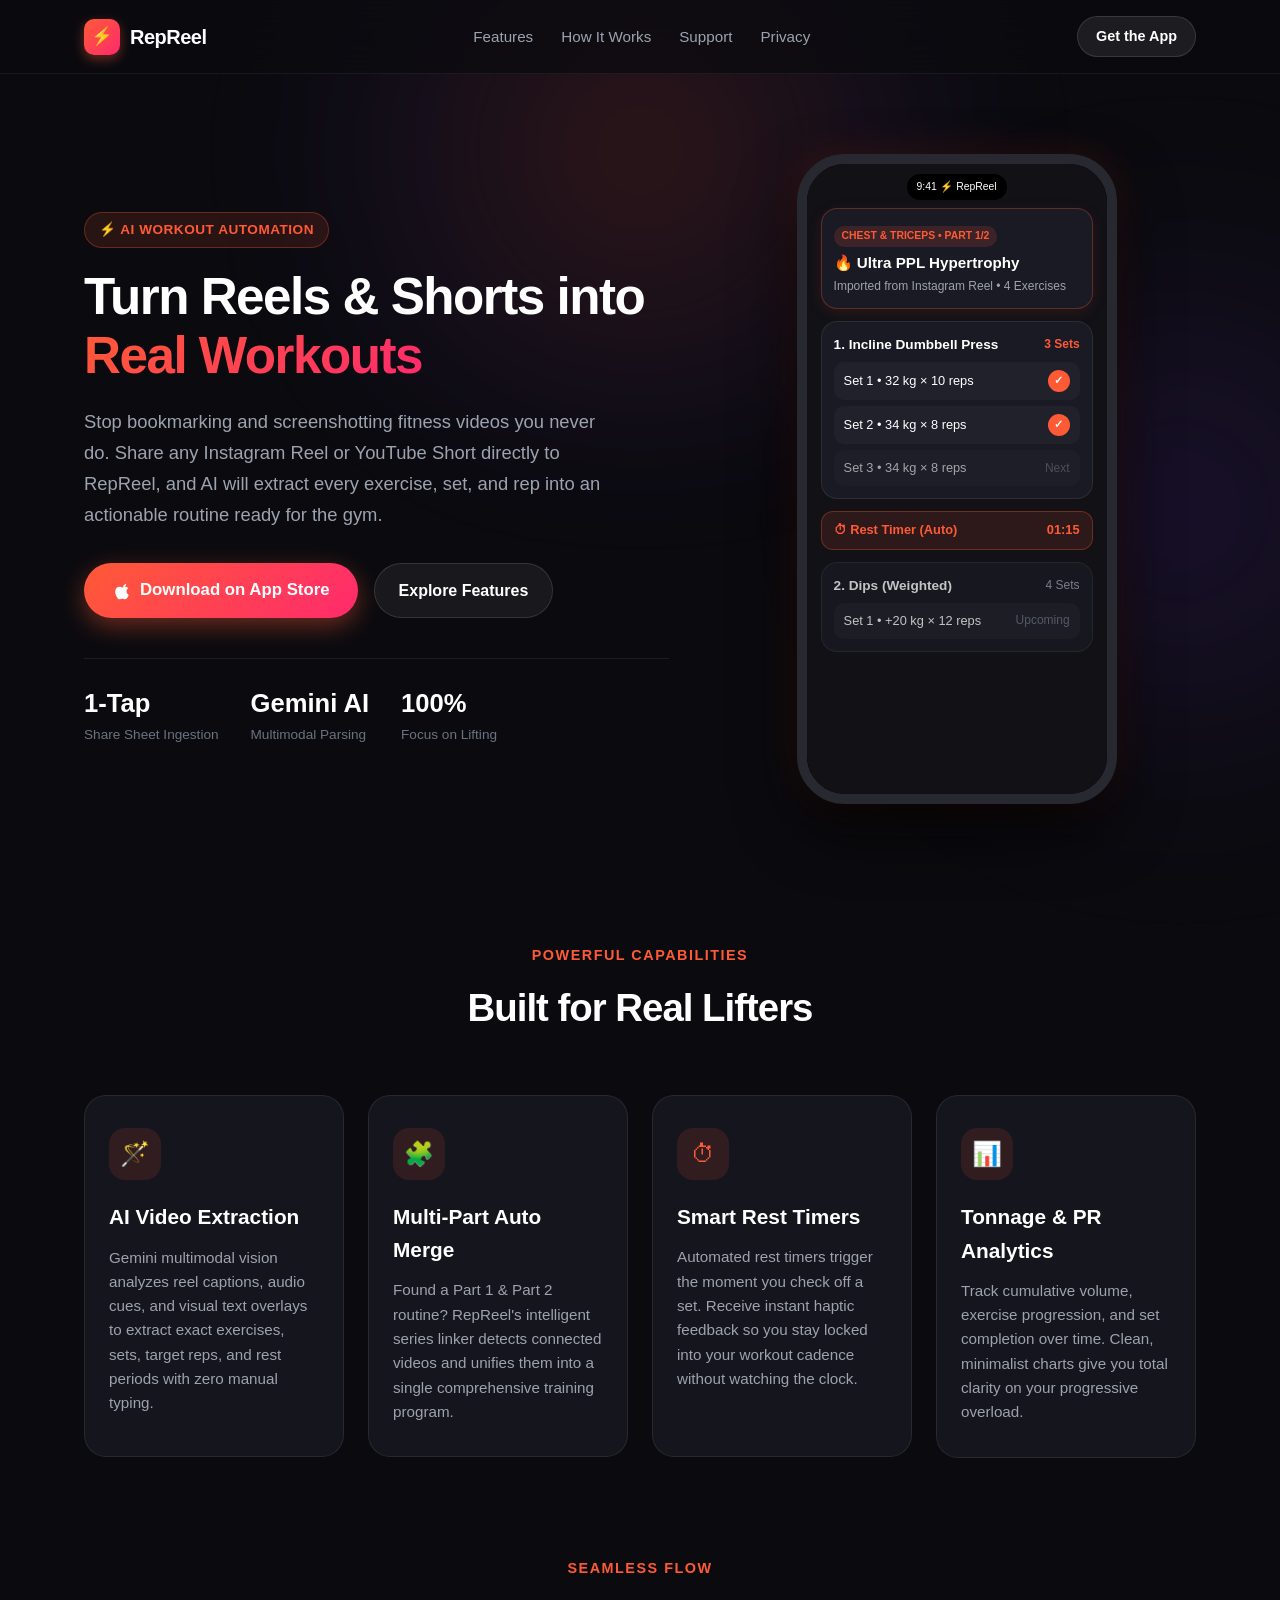
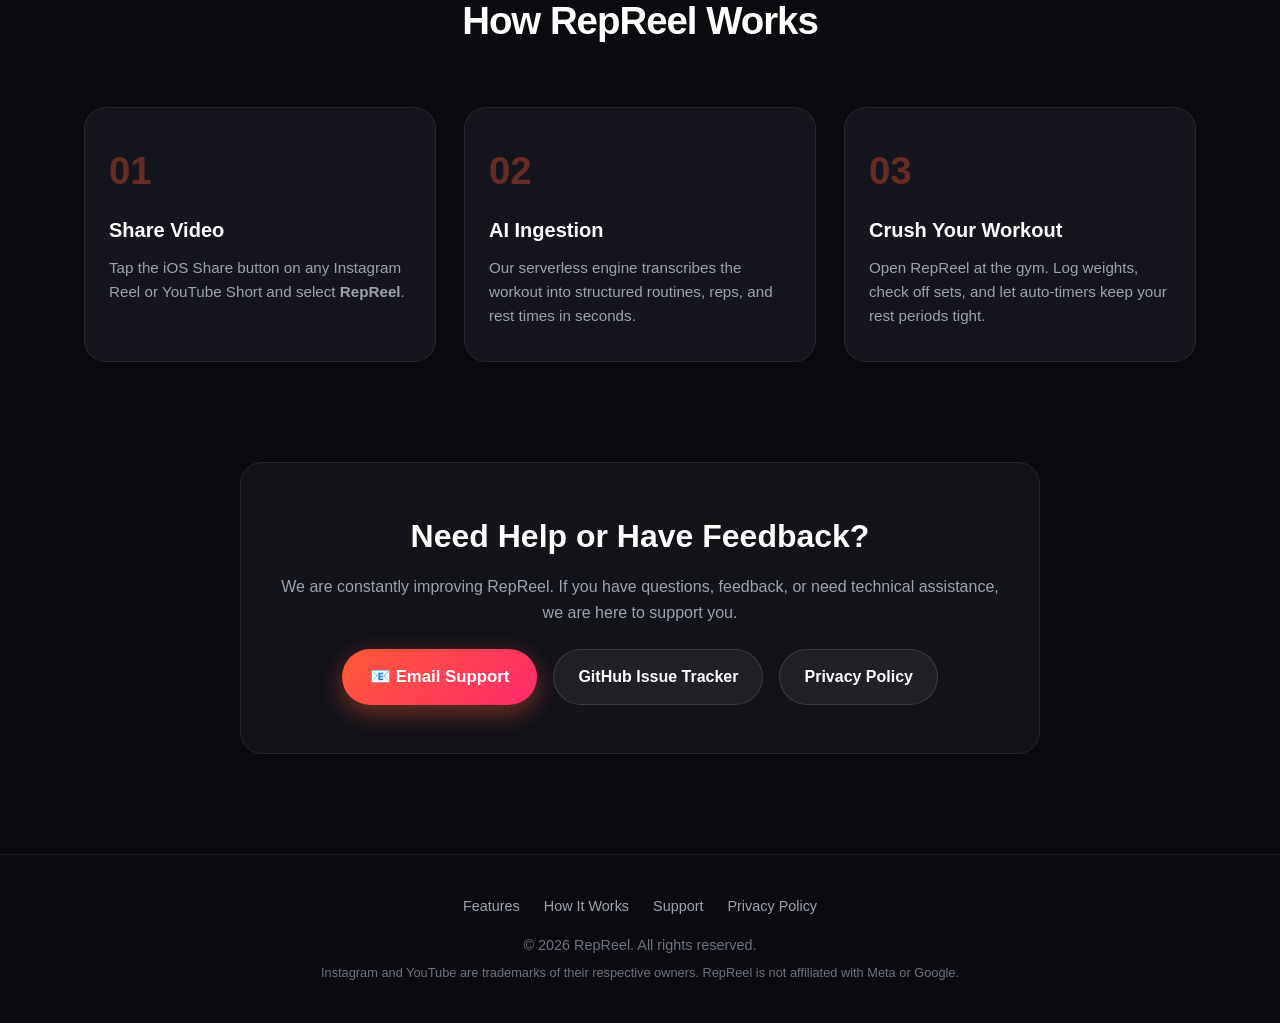
<file: docs/index.html>
<!DOCTYPE html>
<html lang="en">
<head>
  <meta charset="UTF-8">
  <meta name="viewport" content="width=device-width, initial-scale=1.0">
  <title>RepReel — Turn Instagram Reels & YouTube Shorts into Real Workouts</title>
  <meta name="description" content="RepReel uses AI to automatically extract exercises, sets, reps, and rest timers from Instagram Reels & YouTube Shorts into structured gym routines.">
  <meta property="og:title" content="RepReel — AI Workout Parser for Reels & Shorts">
  <meta property="og:description" content="Stop screenshotting fitness videos. Automatically turn Reels & Shorts into actionable workout routines.">
  <meta property="og:type" content="website">
  <meta name="theme-color" content="#ff5a36">
  <link rel="stylesheet" href="style.css">
  <link rel="preconnect" href="https://fonts.googleapis.com">
  <link rel="preconnect" href="https://fonts.gstatic.com" crossorigin>
  <link href="https://fonts.googleapis.com/css2?family=Plus+Jakarta+Sans:wght@400;500;600;700;800;900&display=swap" rel="stylesheet">
</head>
<body>

  <!-- Ambient Glow -->
  <div class="ambient-glow-1"></div>
  <div class="ambient-glow-2"></div>

  <!-- Navigation -->
  <header class="navbar">
    <div class="nav-container">
      <a href="#" class="nav-logo">
        <div class="logo-badge">⚡️</div>
        <span>RepReel</span>
      </a>
      <ul class="nav-links">
        <li><a href="#features">Features</a></li>
        <li><a href="#how-it-works">How It Works</a></li>
        <li><a href="#support">Support</a></li>
        <li><a href="privacy.html">Privacy</a></li>
      </ul>
      <a href="#download" class="nav-btn">Get the App</a>
    </div>
  </header>

  <!-- Hero Section -->
  <section class="hero">
    <div class="hero-content">
      <div class="hero-tag">⚡️ AI WORKOUT AUTOMATION</div>
      <h1 class="hero-title">
        Turn Reels & Shorts into <span class="highlight">Real Workouts</span>
      </h1>
      <p class="hero-description">
        Stop bookmarking and screenshotting fitness videos you never do. Share any Instagram Reel or YouTube Short directly to RepReel, and AI will extract every exercise, set, and rep into an actionable routine ready for the gym.
      </p>
      <div class="hero-cta-group">
        <a href="#download" class="btn-primary" id="download">
          <svg width="20" height="20" viewBox="0 0 24 24" fill="currentColor">
            <path d="M18.71 19.5c-.83 1.24-1.71 2.45-3.05 2.47-1.34.03-1.77-.79-3.29-.79-1.53 0-2 .77-3.27.82-1.31.05-2.3-1.32-3.14-2.53C4.25 17 2.94 12.45 4.7 9.39c.87-1.52 2.43-2.48 4.12-2.51 1.28-.02 2.5.87 3.29.87.78 0 2.26-1.07 3.81-.91.65.03 2.47.26 3.64 1.98-.09.06-2.17 1.28-2.15 3.81.03 3.02 2.65 4.03 2.68 4.04-.03.07-.42 1.44-1.38 2.83M15.97 6.37c.62-.75 1.04-1.8 1.01-2.87-.93.04-2.02.62-2.65 1.38-.56.65-.99 1.7-1.02 2.76 1.04.08 2.05-.52 2.66-1.27z"/>
          </svg>
          Download on App Store
        </a>
        <a href="#features" class="btn-secondary">Explore Features</a>
      </div>
      <div class="hero-stats">
        <div class="stat-item">
          <h4>1-Tap</h4>
          <p>Share Sheet Ingestion</p>
        </div>
        <div class="stat-item">
          <h4>Gemini AI</h4>
          <p>Multimodal Parsing</p>
        </div>
        <div class="stat-item">
          <h4>100%</h4>
          <p>Focus on Lifting</p>
        </div>
      </div>
    </div>

    <!-- Phone Mockup Preview -->
    <div class="hero-visual">
      <div class="phone-mockup">
        <div class="phone-island">
          <span>9:41</span>
          <span>⚡️ RepReel</span>
        </div>
        <div class="phone-screen">
          <div class="mock-card mock-hero">
            <span class="mock-badge badge-ppl">CHEST & TRICEPS • PART 1/2</span>
            <div class="mock-title">🔥 Ultra PPL Hypertrophy</div>
            <p style="font-size:0.75rem; color:#9ca3af; margin-top:2px;">Imported from Instagram Reel • 4 Exercises</p>
          </div>

          <div class="mock-card">
            <div style="display:flex; justify-content:space-between; align-items:center;">
              <span style="font-weight:700; font-size:0.85rem;">1. Incline Dumbbell Press</span>
              <span style="font-size:0.75rem; color:#ff5a36; font-weight:700;">3 Sets</span>
            </div>
            <div class="mock-row">
              <span>Set 1 • 32 kg × 10 reps</span>
              <div class="mock-check">✓</div>
            </div>
            <div class="mock-row">
              <span>Set 2 • 34 kg × 8 reps</span>
              <div class="mock-check">✓</div>
            </div>
            <div class="mock-row" style="opacity:0.6;">
              <span>Set 3 • 34 kg × 8 reps</span>
              <span style="font-size:0.75rem; color:#6b7280;">Next</span>
            </div>
          </div>

          <div class="mock-timer">
            <span>⏱ Rest Timer (Auto)</span>
            <span>01:15</span>
          </div>

          <div class="mock-card" style="opacity:0.75;">
            <div style="display:flex; justify-content:space-between; align-items:center;">
              <span style="font-weight:700; font-size:0.85rem;">2. Dips (Weighted)</span>
              <span style="font-size:0.75rem; color:#9ca3af;">4 Sets</span>
            </div>
            <div class="mock-row">
              <span>Set 1 • +20 kg × 12 reps</span>
              <span style="font-size:0.75rem; color:#6b7280;">Upcoming</span>
            </div>
          </div>
        </div>
      </div>
    </div>
  </section>

  <!-- Features Section -->
  <section class="features-section" id="features">
    <div class="section-header">
      <div class="section-tag">Powerful Capabilities</div>
      <h2 class="section-title">Built for Real Lifters</h2>
    </div>

    <div class="features-grid">
      <div class="feature-card">
        <div class="feature-icon">🪄</div>
        <h3>AI Video Extraction</h3>
        <p>Gemini multimodal vision analyzes reel captions, audio cues, and visual text overlays to extract exact exercises, sets, target reps, and rest periods with zero manual typing.</p>
      </div>

      <div class="feature-card">
        <div class="feature-icon">🧩</div>
        <h3>Multi-Part Auto Merge</h3>
        <p>Found a Part 1 & Part 2 routine? RepReel's intelligent series linker detects connected videos and unifies them into a single comprehensive training program.</p>
      </div>

      <div class="feature-card">
        <div class="feature-icon">⏱</div>
        <h3>Smart Rest Timers</h3>
        <p>Automated rest timers trigger the moment you check off a set. Receive instant haptic feedback so you stay locked into your workout cadence without watching the clock.</p>
      </div>

      <div class="feature-card">
        <div class="feature-icon">📊</div>
        <h3>Tonnage & PR Analytics</h3>
        <p>Track cumulative volume, exercise progression, and set completion over time. Clean, minimalist charts give you total clarity on your progressive overload.</p>
      </div>
    </div>
  </section>

  <!-- Workflow Section -->
  <section class="workflow-section" id="how-it-works">
    <div class="section-header">
      <div class="section-tag">Seamless Flow</div>
      <h2 class="section-title">How RepReel Works</h2>
    </div>

    <div class="workflow-steps">
      <div class="step-card">
        <div class="step-number">01</div>
        <h3>Share Video</h3>
        <p>Tap the iOS Share button on any Instagram Reel or YouTube Short and select <strong>RepReel</strong>.</p>
      </div>

      <div class="step-card">
        <div class="step-number">02</div>
        <h3>AI Ingestion</h3>
        <p>Our serverless engine transcribes the workout into structured routines, reps, and rest times in seconds.</p>
      </div>

      <div class="step-card">
        <div class="step-number">03</div>
        <h3>Crush Your Workout</h3>
        <p>Open RepReel at the gym. Log weights, check off sets, and let auto-timers keep your rest periods tight.</p>
      </div>
    </div>
  </section>

  <!-- Support & FAQ Section -->
  <section class="support-section" id="support">
    <h2>Need Help or Have Feedback?</h2>
    <p>We are constantly improving RepReel. If you have questions, feedback, or need technical assistance, we are here to support you.</p>
    <div class="support-links">
      <a href="mailto:min990214@gmail.com" class="btn-primary">📧 Email Support</a>
      <a href="https://github.com/DouglasMin/RepReel_Swift/issues" target="_blank" rel="noopener noreferrer" class="btn-secondary">GitHub Issue Tracker</a>
      <a href="privacy.html" class="btn-secondary">Privacy Policy</a>
    </div>
  </section>

  <!-- Footer -->
  <footer>
    <div class="footer-links">
      <a href="#features">Features</a>
      <a href="#how-it-works">How It Works</a>
      <a href="#support">Support</a>
      <a href="privacy.html">Privacy Policy</a>
    </div>
    <p>© 2026 RepReel. All rights reserved.</p>
    <p style="margin-top: 6px; font-size: 0.8rem;">Instagram and YouTube are trademarks of their respective owners. RepReel is not affiliated with Meta or Google.</p>
  </footer>

</body>
</html>
</file>
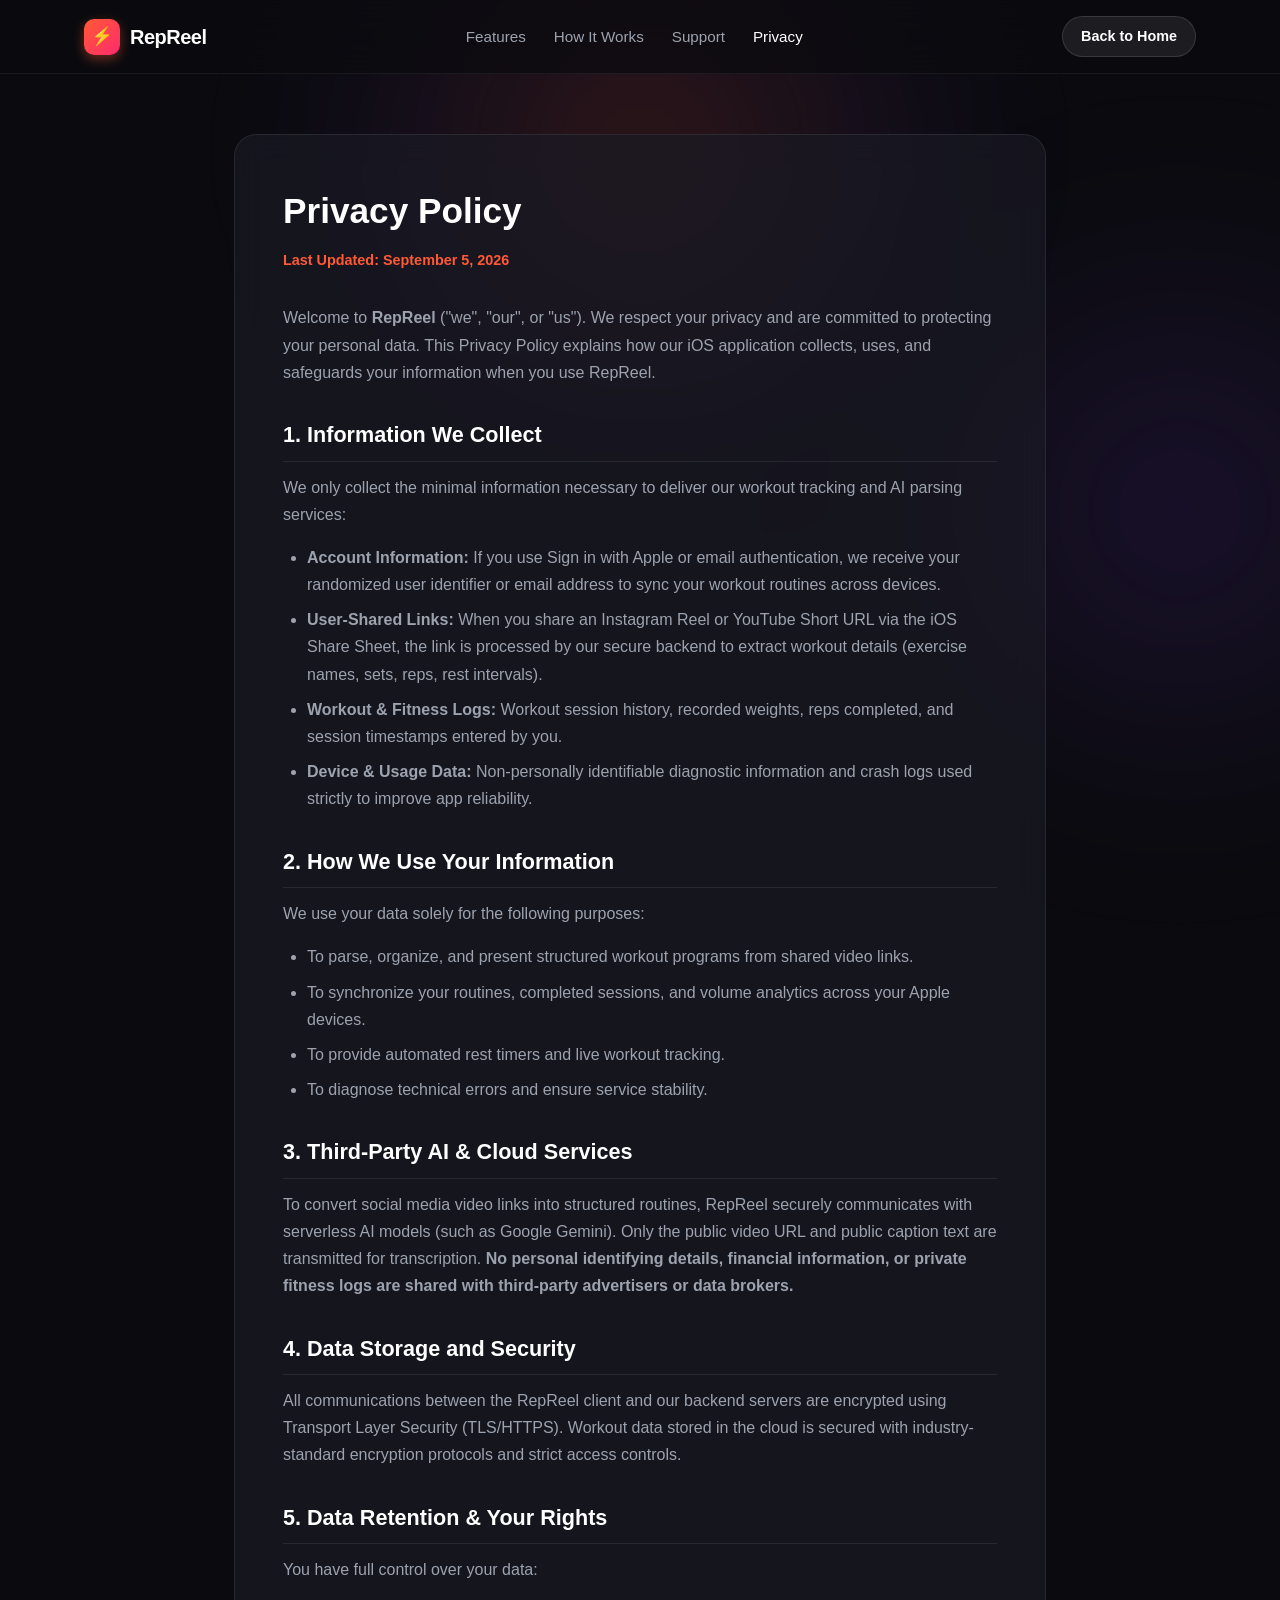
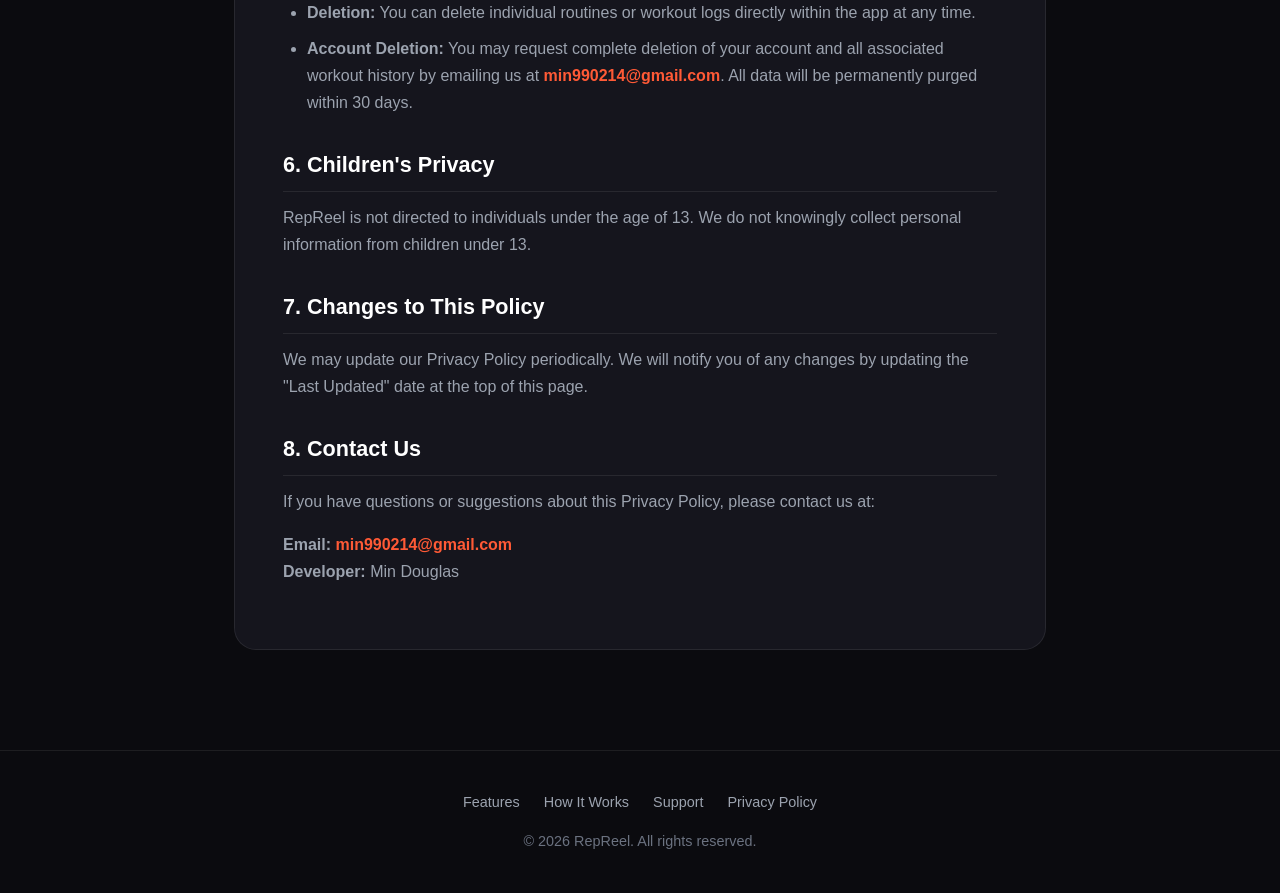
<file: docs/privacy/index.html>
<!DOCTYPE html>
<html lang="en">
<head>
  <meta charset="UTF-8">
  <meta name="viewport" content="width=device-width, initial-scale=1.0">
  <title>Privacy Policy — RepReel</title>
  <meta name="description" content="Privacy Policy for RepReel iOS Application.">
  <meta name="theme-color" content="#ff5a36">
  <link rel="stylesheet" href="../style.css">
  <link rel="preconnect" href="https://fonts.googleapis.com">
  <link rel="preconnect" href="https://fonts.gstatic.com" crossorigin>
  <link href="https://fonts.googleapis.com/css2?family=Plus+Jakarta+Sans:wght@400;500;600;700;800;900&display=swap" rel="stylesheet">
  <style>
    .legal-container {
      max-width: 860px;
      margin: 60px auto 100px;
      padding: 0 24px;
      position: relative;
      z-index: 1;
    }
    .legal-card {
      background: var(--bg-card);
      border: 1px solid var(--border-card);
      border-radius: var(--radius-lg);
      padding: 48px;
      backdrop-filter: blur(16px);
    }
    .legal-card h1 {
      font-size: 2.2rem;
      font-weight: 900;
      margin-bottom: 8px;
    }
    .legal-date {
      color: var(--brand-primary);
      font-weight: 700;
      font-size: 0.9rem;
      margin-bottom: 32px;
      display: inline-block;
    }
    .legal-card h2 {
      font-size: 1.35rem;
      font-weight: 800;
      margin-top: 32px;
      margin-bottom: 12px;
      color: #fff;
      border-bottom: 1px solid rgba(255, 255, 255, 0.08);
      padding-bottom: 8px;
    }
    .legal-card p, .legal-card ul {
      color: var(--text-secondary);
      font-size: 1rem;
      line-height: 1.7;
      margin-bottom: 16px;
    }
    .legal-card ul {
      padding-left: 24px;
    }
    .legal-card li {
      margin-bottom: 8px;
    }
    @media (max-width: 600px) {
      .legal-card {
        padding: 24px 18px;
      }
      .legal-card h1 {
        font-size: 1.8rem;
      }
    }
  </style>
</head>
<body>

  <!-- Ambient Glow -->
  <div class="ambient-glow-1"></div>
  <div class="ambient-glow-2"></div>

  <!-- Navigation -->
  <header class="navbar">
    <div class="nav-container">
      <a href="../index.html" class="nav-logo">
        <div class="logo-badge">⚡️</div>
        <span>RepReel</span>
      </a>
      <ul class="nav-links">
        <li><a href="../index.html#features">Features</a></li>
        <li><a href="../index.html#how-it-works">How It Works</a></li>
        <li><a href="../index.html#support">Support</a></li>
        <li><a href="index.html" style="color: var(--text-primary);">Privacy</a></li>
      </ul>
      <a href="../index.html" class="nav-btn">Back to Home</a>
    </div>
  </header>

  <!-- Legal Content -->
  <main class="legal-container">
    <div class="legal-card">
      <h1>Privacy Policy</h1>
      <div class="legal-date">Last Updated: September 5, 2026</div>

      <p>
        Welcome to <strong>RepReel</strong> ("we", "our", or "us"). We respect your privacy and are committed to protecting your personal data. This Privacy Policy explains how our iOS application collects, uses, and safeguards your information when you use RepReel.
      </p>

      <h2>1. Information We Collect</h2>
      <p>We only collect the minimal information necessary to deliver our workout tracking and AI parsing services:</p>
      <ul>
        <li><strong>Account Information:</strong> If you use Sign in with Apple or email authentication, we receive your randomized user identifier or email address to sync your workout routines across devices.</li>
        <li><strong>User-Shared Links:</strong> When you share an Instagram Reel or YouTube Short URL via the iOS Share Sheet, the link is processed by our secure backend to extract workout details (exercise names, sets, reps, rest intervals).</li>
        <li><strong>Workout & Fitness Logs:</strong> Workout session history, recorded weights, reps completed, and session timestamps entered by you.</li>
        <li><strong>Device & Usage Data:</strong> Non-personally identifiable diagnostic information and crash logs used strictly to improve app reliability.</li>
      </ul>

      <h2>2. How We Use Your Information</h2>
      <p>We use your data solely for the following purposes:</p>
      <ul>
        <li>To parse, organize, and present structured workout programs from shared video links.</li>
        <li>To synchronize your routines, completed sessions, and volume analytics across your Apple devices.</li>
        <li>To provide automated rest timers and live workout tracking.</li>
        <li>To diagnose technical errors and ensure service stability.</li>
      </ul>

      <h2>3. Third-Party AI & Cloud Services</h2>
      <p>
        To convert social media video links into structured routines, RepReel securely communicates with serverless AI models (such as Google Gemini). Only the public video URL and public caption text are transmitted for transcription. <strong>No personal identifying details, financial information, or private fitness logs are shared with third-party advertisers or data brokers.</strong>
      </p>

      <h2>4. Data Storage and Security</h2>
      <p>
        All communications between the RepReel client and our backend servers are encrypted using Transport Layer Security (TLS/HTTPS). Workout data stored in the cloud is secured with industry-standard encryption protocols and strict access controls.
      </p>

      <h2>5. Data Retention & Your Rights</h2>
      <p>You have full control over your data:</p>
      <ul>
        <li><strong>Deletion:</strong> You can delete individual routines or workout logs directly within the app at any time.</li>
        <li><strong>Account Deletion:</strong> You may request complete deletion of your account and all associated workout history by emailing us at <a href="mailto:min990214@gmail.com" style="color:var(--brand-primary); text-decoration:none; font-weight:600;">min990214@gmail.com</a>. All data will be permanently purged within 30 days.</li>
      </ul>

      <h2>6. Children's Privacy</h2>
      <p>
        RepReel is not directed to individuals under the age of 13. We do not knowingly collect personal information from children under 13.
      </p>

      <h2>7. Changes to This Policy</h2>
      <p>
        We may update our Privacy Policy periodically. We will notify you of any changes by updating the "Last Updated" date at the top of this page.
      </p>

      <h2>8. Contact Us</h2>
      <p>
        If you have questions or suggestions about this Privacy Policy, please contact us at:
      </p>
      <p>
        <strong>Email:</strong> <a href="mailto:min990214@gmail.com" style="color:var(--brand-primary); text-decoration:none; font-weight:600;">min990214@gmail.com</a><br>
        <strong>Developer:</strong> Min Douglas
      </p>
    </div>
  </main>

  <!-- Footer -->
  <footer>
    <div class="footer-links">
      <a href="../index.html#features">Features</a>
      <a href="../index.html#how-it-works">How It Works</a>
      <a href="../index.html#support">Support</a>
      <a href="index.html">Privacy Policy</a>
    </div>
    <p>© 2026 RepReel. All rights reserved.</p>
  </footer>

</body>
</html>
</file>
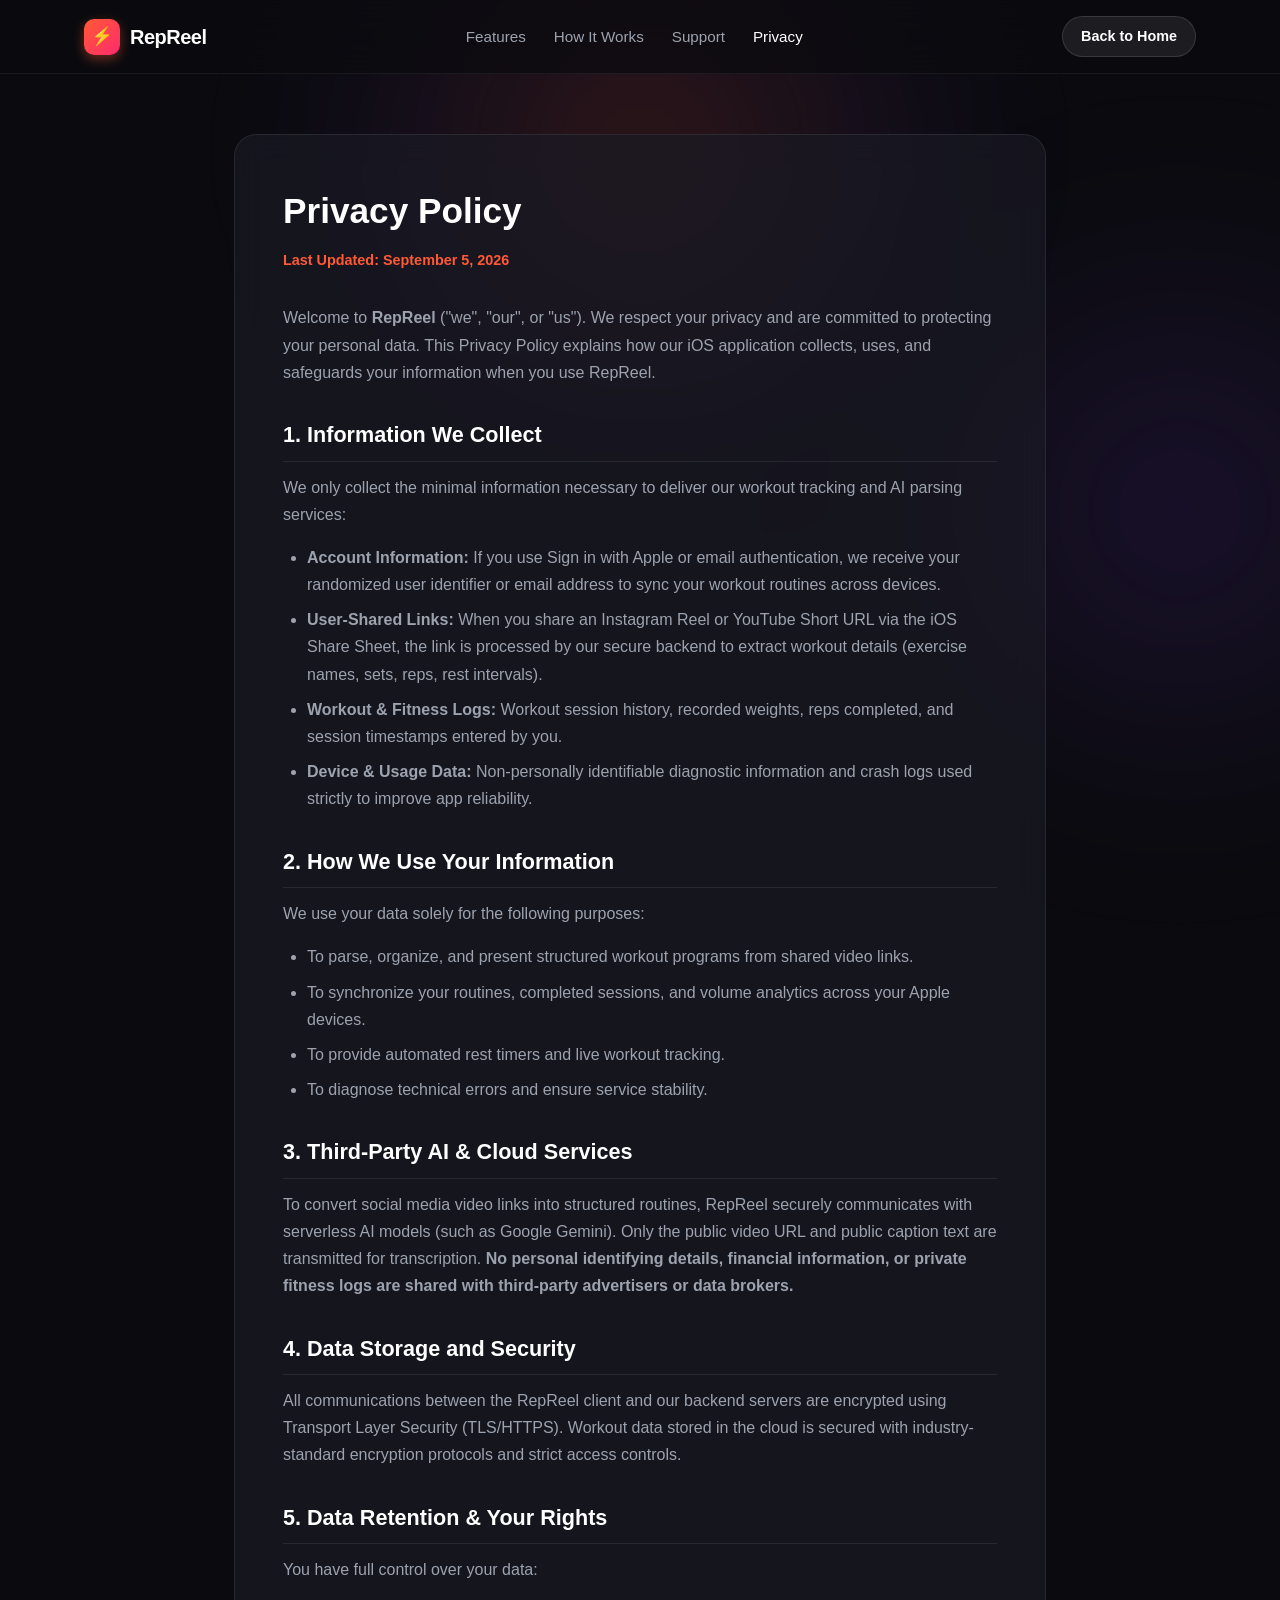
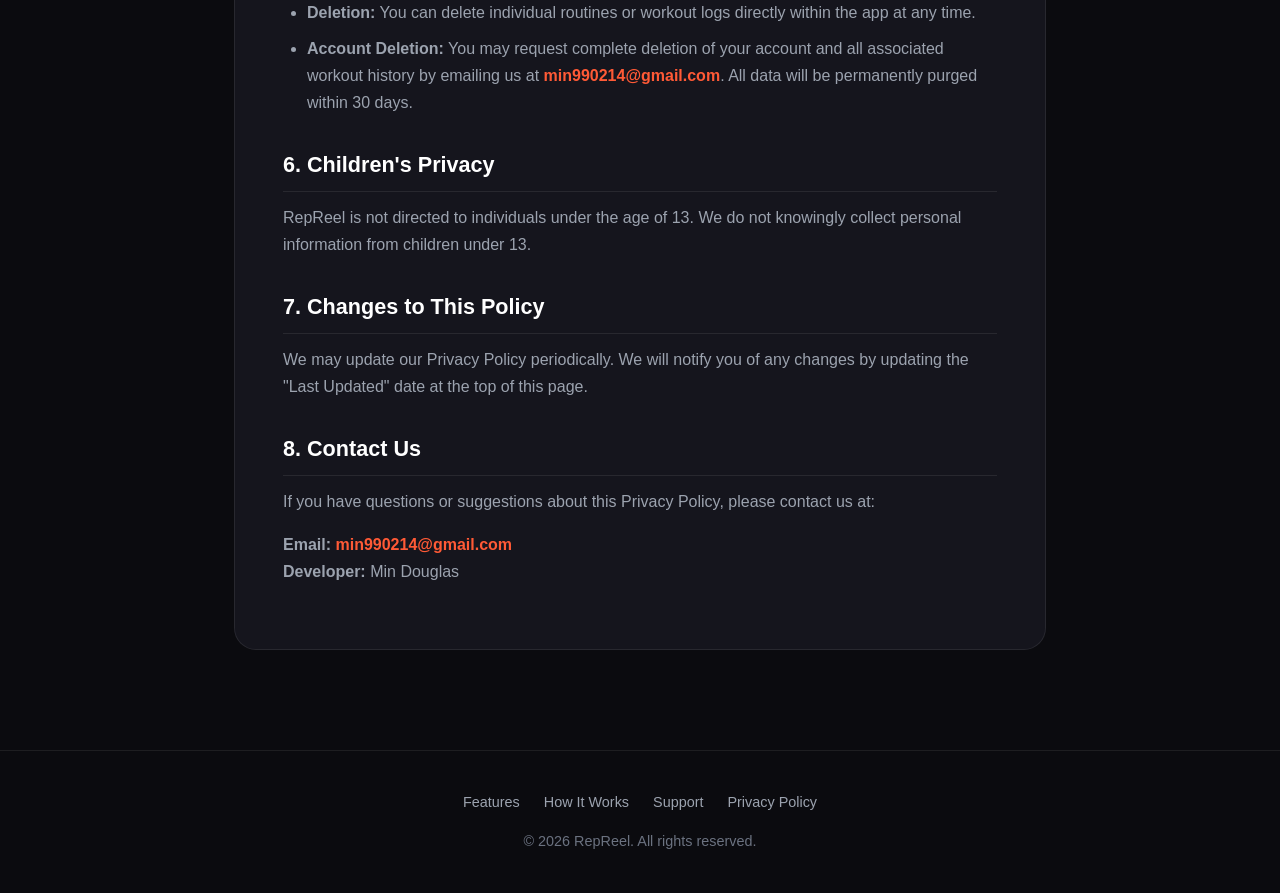
<file: docs/privacy.html>
<!DOCTYPE html>
<html lang="en">
<head>
  <meta charset="UTF-8">
  <meta name="viewport" content="width=device-width, initial-scale=1.0">
  <title>Privacy Policy — RepReel</title>
  <meta name="description" content="Privacy Policy for RepReel iOS Application.">
  <meta name="theme-color" content="#ff5a36">
  <link rel="stylesheet" href="style.css">
  <link rel="preconnect" href="https://fonts.googleapis.com">
  <link rel="preconnect" href="https://fonts.gstatic.com" crossorigin>
  <link href="https://fonts.googleapis.com/css2?family=Plus+Jakarta+Sans:wght@400;500;600;700;800;900&display=swap" rel="stylesheet">
  <style>
    .legal-container {
      max-width: 860px;
      margin: 60px auto 100px;
      padding: 0 24px;
      position: relative;
      z-index: 1;
    }
    .legal-card {
      background: var(--bg-card);
      border: 1px solid var(--border-card);
      border-radius: var(--radius-lg);
      padding: 48px;
      backdrop-filter: blur(16px);
    }
    .legal-card h1 {
      font-size: 2.2rem;
      font-weight: 900;
      margin-bottom: 8px;
    }
    .legal-date {
      color: var(--brand-primary);
      font-weight: 700;
      font-size: 0.9rem;
      margin-bottom: 32px;
      display: inline-block;
    }
    .legal-card h2 {
      font-size: 1.35rem;
      font-weight: 800;
      margin-top: 32px;
      margin-bottom: 12px;
      color: #fff;
      border-bottom: 1px solid rgba(255, 255, 255, 0.08);
      padding-bottom: 8px;
    }
    .legal-card p, .legal-card ul {
      color: var(--text-secondary);
      font-size: 1rem;
      line-height: 1.7;
      margin-bottom: 16px;
    }
    .legal-card ul {
      padding-left: 24px;
    }
    .legal-card li {
      margin-bottom: 8px;
    }
    @media (max-width: 600px) {
      .legal-card {
        padding: 24px 18px;
      }
      .legal-card h1 {
        font-size: 1.8rem;
      }
    }
  </style>
</head>
<body>

  <!-- Ambient Glow -->
  <div class="ambient-glow-1"></div>
  <div class="ambient-glow-2"></div>

  <!-- Navigation -->
  <header class="navbar">
    <div class="nav-container">
      <a href="index.html" class="nav-logo">
        <div class="logo-badge">⚡️</div>
        <span>RepReel</span>
      </a>
      <ul class="nav-links">
        <li><a href="index.html#features">Features</a></li>
        <li><a href="index.html#how-it-works">How It Works</a></li>
        <li><a href="index.html#support">Support</a></li>
        <li><a href="privacy.html" style="color: var(--text-primary);">Privacy</a></li>
      </ul>
      <a href="index.html" class="nav-btn">Back to Home</a>
    </div>
  </header>

  <!-- Legal Content -->
  <main class="legal-container">
    <div class="legal-card">
      <h1>Privacy Policy</h1>
      <div class="legal-date">Last Updated: September 5, 2026</div>

      <p>
        Welcome to <strong>RepReel</strong> ("we", "our", or "us"). We respect your privacy and are committed to protecting your personal data. This Privacy Policy explains how our iOS application collects, uses, and safeguards your information when you use RepReel.
      </p>

      <h2>1. Information We Collect</h2>
      <p>We only collect the minimal information necessary to deliver our workout tracking and AI parsing services:</p>
      <ul>
        <li><strong>Account Information:</strong> If you use Sign in with Apple or email authentication, we receive your randomized user identifier or email address to sync your workout routines across devices.</li>
        <li><strong>User-Shared Links:</strong> When you share an Instagram Reel or YouTube Short URL via the iOS Share Sheet, the link is processed by our secure backend to extract workout details (exercise names, sets, reps, rest intervals).</li>
        <li><strong>Workout & Fitness Logs:</strong> Workout session history, recorded weights, reps completed, and session timestamps entered by you.</li>
        <li><strong>Device & Usage Data:</strong> Non-personally identifiable diagnostic information and crash logs used strictly to improve app reliability.</li>
      </ul>

      <h2>2. How We Use Your Information</h2>
      <p>We use your data solely for the following purposes:</p>
      <ul>
        <li>To parse, organize, and present structured workout programs from shared video links.</li>
        <li>To synchronize your routines, completed sessions, and volume analytics across your Apple devices.</li>
        <li>To provide automated rest timers and live workout tracking.</li>
        <li>To diagnose technical errors and ensure service stability.</li>
      </ul>

      <h2>3. Third-Party AI & Cloud Services</h2>
      <p>
        To convert social media video links into structured routines, RepReel securely communicates with serverless AI models (such as Google Gemini). Only the public video URL and public caption text are transmitted for transcription. <strong>No personal identifying details, financial information, or private fitness logs are shared with third-party advertisers or data brokers.</strong>
      </p>

      <h2>4. Data Storage and Security</h2>
      <p>
        All communications between the RepReel client and our backend servers are encrypted using Transport Layer Security (TLS/HTTPS). Workout data stored in the cloud is secured with industry-standard encryption protocols and strict access controls.
      </p>

      <h2>5. Data Retention & Your Rights</h2>
      <p>You have full control over your data:</p>
      <ul>
        <li><strong>Deletion:</strong> You can delete individual routines or workout logs directly within the app at any time.</li>
        <li><strong>Account Deletion:</strong> You may request complete deletion of your account and all associated workout history by emailing us at <a href="mailto:min990214@gmail.com" style="color:var(--brand-primary); text-decoration:none; font-weight:600;">min990214@gmail.com</a>. All data will be permanently purged within 30 days.</li>
      </ul>

      <h2>6. Children's Privacy</h2>
      <p>
        RepReel is not directed to individuals under the age of 13. We do not knowingly collect personal information from children under 13.
      </p>

      <h2>7. Changes to This Policy</h2>
      <p>
        We may update our Privacy Policy periodically. We will notify you of any changes by updating the "Last Updated" date at the top of this page.
      </p>

      <h2>8. Contact Us</h2>
      <p>
        If you have questions or suggestions about this Privacy Policy, please contact us at:
      </p>
      <p>
        <strong>Email:</strong> <a href="mailto:min990214@gmail.com" style="color:var(--brand-primary); text-decoration:none; font-weight:600;">min990214@gmail.com</a><br>
        <strong>Developer:</strong> Min Douglas
      </p>
    </div>
  </main>

  <!-- Footer -->
  <footer>
    <div class="footer-links">
      <a href="index.html#features">Features</a>
      <a href="index.html#how-it-works">How It Works</a>
      <a href="index.html#support">Support</a>
      <a href="privacy.html">Privacy Policy</a>
    </div>
    <p>© 2026 RepReel. All rights reserved.</p>
  </footer>

</body>
</html>
</file>
<file: docs/style.css>
:root {
  --bg-primary: #0b0b0f;
  --bg-secondary: #13131a;
  --bg-card: rgba(26, 26, 36, 0.7);
  --bg-card-hover: rgba(36, 36, 50, 0.85);
  --border-card: rgba(255, 255, 255, 0.08);
  --border-glow: rgba(255, 90, 54, 0.35);
  
  --brand-primary: #ff5a36;
  --brand-secondary: #ff2a6d;
  --brand-purple: #7c3aed;
  --brand-cyan: #06b6d4;
  --brand-green: #10b981;
  --brand-amber: #f59e0b;

  --gradient-brand: linear-gradient(135deg, #ff5a36 0%, #ff2a6d 100%);
  --gradient-glow: radial-gradient(circle, rgba(255, 90, 54, 0.22) 0%, rgba(124, 58, 237, 0.08) 50%, transparent 75%);
  --gradient-card: linear-gradient(180deg, rgba(255, 255, 255, 0.04) 0%, rgba(255, 255, 255, 0.01) 100%);

  --text-primary: #ffffff;
  --text-secondary: #9ca3af;
  --text-muted: #6b7280;

  --font-sans: -apple-system, BlinkMacSystemFont, "SF Pro Display", "SF Pro Text", "Pretendard", Inter, Roboto, sans-serif;
  --radius-sm: 8px;
  --radius-md: 14px;
  --radius-lg: 22px;
  --radius-full: 9999px;
}

* {
  box-sizing: border-box;
  margin: 0;
  padding: 0;
}

html {
  scroll-behavior: smooth;
  color-scheme: dark;
}

body {
  font-family: var(--font-sans);
  background-color: var(--bg-primary);
  color: var(--text-primary);
  line-height: 1.6;
  overflow-x: hidden;
  -webkit-font-smoothing: antialiased;
}

/* Background Ambient Glows */
.ambient-glow-1 {
  position: fixed;
  top: -150px;
  left: 50%;
  transform: translateX(-50%);
  width: 800px;
  height: 600px;
  background: var(--gradient-glow);
  filter: blur(80px);
  pointer-events: none;
  z-index: 0;
  opacity: 0.8;
}

.ambient-glow-2 {
  position: fixed;
  bottom: 10%;
  right: -200px;
  width: 600px;
  height: 600px;
  background: radial-gradient(circle, rgba(124, 58, 237, 0.18) 0%, transparent 70%);
  filter: blur(100px);
  pointer-events: none;
  z-index: 0;
}

/* Navigation */
.navbar {
  position: sticky;
  top: 0;
  width: 100%;
  z-index: 100;
  backdrop-filter: blur(20px);
  -webkit-backdrop-filter: blur(20px);
  background: rgba(11, 11, 15, 0.75);
  border-bottom: 1px solid rgba(255, 255, 255, 0.06);
}

.nav-container {
  max-width: 1160px;
  margin: 0 auto;
  padding: 16px 24px;
  display: flex;
  align-items: center;
  justify-content: space-between;
}

.nav-logo {
  display: flex;
  align-items: center;
  gap: 10px;
  text-decoration: none;
  color: var(--text-primary);
  font-weight: 800;
  font-size: 1.25rem;
  letter-spacing: -0.5px;
}

.logo-badge {
  width: 36px;
  height: 36px;
  border-radius: 10px;
  background: var(--gradient-brand);
  display: flex;
  align-items: center;
  justify-content: center;
  font-size: 1.1rem;
  box-shadow: 0 4px 12px rgba(255, 90, 54, 0.4);
}

.nav-links {
  display: flex;
  gap: 28px;
  list-style: none;
}

.nav-links a {
  text-decoration: none;
  color: var(--text-secondary);
  font-size: 0.95rem;
  font-weight: 500;
  transition: color 0.2s ease;
}

.nav-links a:hover {
  color: var(--text-primary);
}

.nav-btn {
  display: inline-flex;
  align-items: center;
  gap: 6px;
  padding: 8px 18px;
  background: rgba(255, 255, 255, 0.08);
  border: 1px solid rgba(255, 255, 255, 0.12);
  border-radius: var(--radius-full);
  color: var(--text-primary);
  text-decoration: none;
  font-size: 0.9rem;
  font-weight: 600;
  transition: all 0.2s ease;
}

.nav-btn:hover {
  background: rgba(255, 255, 255, 0.15);
  border-color: rgba(255, 255, 255, 0.25);
  transform: translateY(-1px);
}

/* Hero Section */
.hero {
  position: relative;
  max-width: 1160px;
  margin: 0 auto;
  padding: 80px 24px 60px;
  display: grid;
  grid-template-columns: 1.1fr 0.9fr;
  gap: 48px;
  align-items: center;
  z-index: 1;
}

.hero-tag {
  display: inline-flex;
  align-items: center;
  gap: 8px;
  padding: 6px 14px;
  background: rgba(255, 90, 54, 0.12);
  border: 1px solid rgba(255, 90, 54, 0.3);
  border-radius: var(--radius-full);
  color: var(--brand-primary);
  font-size: 0.85rem;
  font-weight: 700;
  margin-bottom: 20px;
  letter-spacing: 0.5px;
}

.hero-title {
  font-size: 3.2rem;
  font-weight: 900;
  line-height: 1.15;
  letter-spacing: -1.5px;
  margin-bottom: 20px;
}

.hero-title .highlight {
  background: var(--gradient-brand);
  -webkit-background-clip: text;
  -webkit-text-fill-color: transparent;
}

.hero-description {
  font-size: 1.15rem;
  color: var(--text-secondary);
  line-height: 1.7;
  margin-bottom: 32px;
  max-width: 520px;
}

.hero-cta-group {
  display: flex;
  flex-wrap: wrap;
  gap: 16px;
  align-items: center;
  margin-bottom: 40px;
}

.btn-primary {
  display: inline-flex;
  align-items: center;
  gap: 8px;
  padding: 14px 28px;
  background: var(--gradient-brand);
  color: #fff;
  border-radius: var(--radius-full);
  font-weight: 700;
  font-size: 1.05rem;
  text-decoration: none;
  box-shadow: 0 8px 24px rgba(255, 90, 54, 0.4);
  transition: all 0.25s ease;
}

.btn-primary:hover {
  transform: translateY(-2px);
  box-shadow: 0 12px 32px rgba(255, 90, 54, 0.55);
}

.btn-secondary {
  display: inline-flex;
  align-items: center;
  gap: 8px;
  padding: 14px 24px;
  background: rgba(255, 255, 255, 0.06);
  border: 1px solid rgba(255, 255, 255, 0.12);
  color: var(--text-primary);
  border-radius: var(--radius-full);
  font-weight: 600;
  font-size: 1rem;
  text-decoration: none;
  transition: all 0.2s ease;
}

.btn-secondary:hover {
  background: rgba(255, 255, 255, 0.12);
  transform: translateY(-2px);
}

.hero-stats {
  display: flex;
  gap: 32px;
  border-top: 1px solid rgba(255, 255, 255, 0.08);
  padding-top: 24px;
}

.stat-item h4 {
  font-size: 1.6rem;
  font-weight: 800;
  color: var(--text-primary);
}

.stat-item p {
  font-size: 0.85rem;
  color: var(--text-muted);
}

/* iPhone Mockup Frame */
.hero-visual {
  display: flex;
  justify-content: center;
  position: relative;
}

.phone-mockup {
  width: 320px;
  height: 650px;
  background: #000;
  border-radius: 48px;
  border: 10px solid #282830;
  box-shadow: 0 25px 60px rgba(0, 0, 0, 0.8), 0 0 40px rgba(255, 90, 54, 0.15);
  position: relative;
  overflow: hidden;
  display: flex;
  flex-direction: column;
}

.phone-island {
  position: absolute;
  top: 10px;
  left: 50%;
  transform: translateX(-50%);
  width: 100px;
  height: 26px;
  background: #000;
  border-radius: 20px;
  z-index: 10;
  display: flex;
  align-items: center;
  justify-content: space-between;
  padding: 0 10px;
  font-size: 0.65rem;
  color: #fff;
}

.phone-screen {
  flex: 1;
  background: #111116;
  padding: 44px 14px 16px;
  display: flex;
  flex-direction: column;
  gap: 12px;
  overflow: hidden;
}

.mock-card {
  background: #1a1a24;
  border: 1px solid rgba(255, 255, 255, 0.08);
  border-radius: 16px;
  padding: 12px;
}

.mock-hero {
  border-color: rgba(255, 90, 54, 0.3);
  box-shadow: 0 4px 16px rgba(255, 90, 54, 0.1);
}

.mock-badge {
  display: inline-block;
  padding: 2px 8px;
  border-radius: 99px;
  font-size: 0.65rem;
  font-weight: 800;
}

.badge-ppl {
  background: rgba(255, 90, 54, 0.15);
  color: var(--brand-primary);
}

.mock-title {
  font-size: 0.95rem;
  font-weight: 800;
  margin-top: 4px;
}

.mock-row {
  display: flex;
  align-items: center;
  justify-content: space-between;
  padding: 8px 10px;
  background: rgba(255, 255, 255, 0.03);
  border-radius: 10px;
  margin-top: 6px;
  font-size: 0.8rem;
}

.mock-check {
  width: 22px;
  height: 22px;
  border-radius: 50%;
  background: var(--brand-primary);
  display: flex;
  align-items: center;
  justify-content: center;
  color: #fff;
  font-size: 0.7rem;
  font-weight: 900;
}

.mock-timer {
  background: rgba(255, 90, 54, 0.12);
  border: 1px solid rgba(255, 90, 54, 0.3);
  border-radius: 12px;
  padding: 8px 12px;
  display: flex;
  align-items: center;
  justify-content: space-between;
  font-size: 0.8rem;
  color: var(--brand-primary);
  font-weight: 700;
}

/* Features Section */
.features-section {
  max-width: 1160px;
  margin: 80px auto;
  padding: 0 24px;
  position: relative;
  z-index: 1;
}

.section-header {
  text-align: center;
  margin-bottom: 56px;
}

.section-tag {
  color: var(--brand-primary);
  font-size: 0.9rem;
  font-weight: 800;
  text-transform: uppercase;
  letter-spacing: 1.5px;
  margin-bottom: 10px;
}

.section-title {
  font-size: 2.4rem;
  font-weight: 900;
  letter-spacing: -1px;
}

.features-grid {
  display: grid;
  grid-template-columns: repeat(auto-fit, minmax(260px, 1fr));
  gap: 24px;
}

.feature-card {
  background: var(--bg-card);
  border: 1px solid var(--border-card);
  border-radius: var(--radius-lg);
  padding: 32px 24px;
  transition: all 0.3s cubic-bezier(0.16, 1, 0.3, 1);
  backdrop-filter: blur(12px);
  position: relative;
  overflow: hidden;
}

.feature-card::before {
  content: "";
  position: absolute;
  top: 0;
  left: 0;
  right: 0;
  height: 2px;
  background: var(--gradient-brand);
  opacity: 0;
  transition: opacity 0.3s ease;
}

.feature-card:hover {
  transform: translateY(-6px);
  border-color: var(--border-glow);
  box-shadow: 0 16px 36px rgba(0, 0, 0, 0.4), 0 0 20px rgba(255, 90, 54, 0.15);
}

.feature-card:hover::before {
  opacity: 1;
}

.feature-icon {
  width: 52px;
  height: 52px;
  border-radius: 16px;
  background: rgba(255, 90, 54, 0.12);
  color: var(--brand-primary);
  display: flex;
  align-items: center;
  justify-content: center;
  font-size: 1.5rem;
  margin-bottom: 20px;
}

.feature-card h3 {
  font-size: 1.3rem;
  font-weight: 800;
  margin-bottom: 12px;
}

.feature-card p {
  color: var(--text-secondary);
  font-size: 0.95rem;
  line-height: 1.6;
}

/* Workflow Section */
.workflow-section {
  max-width: 1160px;
  margin: 100px auto;
  padding: 0 24px;
  position: relative;
  z-index: 1;
}

.workflow-steps {
  display: grid;
  grid-template-columns: repeat(3, 1fr);
  gap: 28px;
}

.step-card {
  background: var(--bg-card);
  border: 1px solid var(--border-card);
  border-radius: var(--radius-lg);
  padding: 32px 24px;
  position: relative;
}

.step-number {
  font-size: 2.4rem;
  font-weight: 900;
  color: rgba(255, 90, 54, 0.35);
  margin-bottom: 12px;
}

.step-card h3 {
  font-size: 1.25rem;
  font-weight: 800;
  margin-bottom: 10px;
}

.step-card p {
  color: var(--text-secondary);
  font-size: 0.95rem;
}

/* Support & Contact */
.support-section {
  max-width: 800px;
  margin: 100px auto;
  padding: 48px 32px;
  background: var(--bg-secondary);
  border: 1px solid var(--border-card);
  border-radius: var(--radius-lg);
  text-align: center;
  position: relative;
  z-index: 1;
}

.support-section h2 {
  font-size: 2rem;
  font-weight: 900;
  margin-bottom: 12px;
}

.support-section p {
  color: var(--text-secondary);
  margin-bottom: 24px;
}

.support-links {
  display: flex;
  justify-content: center;
  gap: 16px;
  flex-wrap: wrap;
}

/* Footer */
footer {
  border-top: 1px solid rgba(255, 255, 255, 0.08);
  padding: 40px 24px;
  text-align: center;
  color: var(--text-muted);
  font-size: 0.9rem;
  position: relative;
  z-index: 1;
}

.footer-links {
  display: flex;
  justify-content: center;
  gap: 24px;
  margin-bottom: 16px;
}

.footer-links a {
  color: var(--text-secondary);
  text-decoration: none;
}

.footer-links a:hover {
  color: var(--text-primary);
}

/* Responsive */
@media (max-width: 860px) {
  .hero {
    grid-template-columns: 1fr;
    text-align: center;
    padding-top: 40px;
  }
  .hero-description {
    margin-left: auto;
    margin-right: auto;
  }
  .hero-cta-group {
    justify-content: center;
  }
  .hero-stats {
    justify-content: center;
  }
  .workflow-steps {
    grid-template-columns: 1fr;
  }
  .hero-title {
    font-size: 2.5rem;
  }
  .nav-links {
    display: none;
  }
}
</file>
